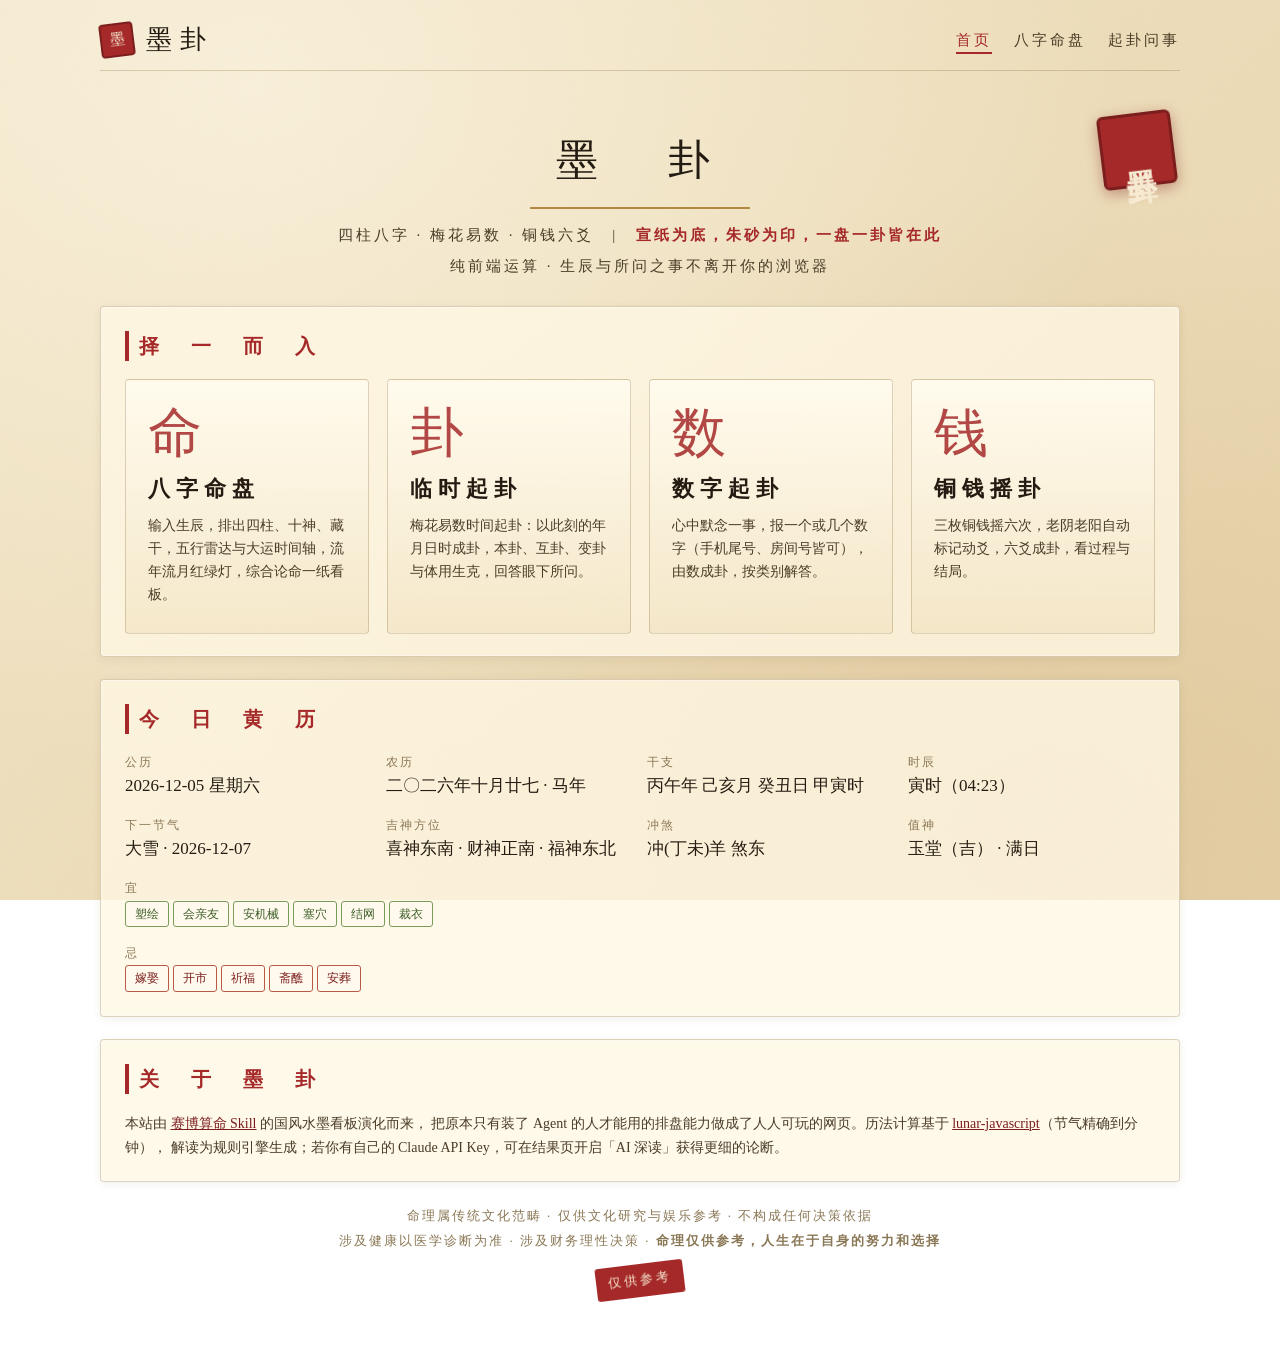
<file: index.html>
<!DOCTYPE html>
<html lang="zh-CN">
<head>
<meta charset="UTF-8">
<meta name="viewport" content="width=device-width, initial-scale=1.0">
<title>墨卦 · 赛博算命</title>
<meta name="description" content="国风水墨风格的八字排盘、梅花易数起卦、数字起卦、铜钱摇卦与问事解答。纯前端，数据不出浏览器。">
<link rel="stylesheet" href="css/ink.css?v=20260903d">
<link rel="stylesheet" href="css/motion.css?v=20260903d">
</head>
<body>
<div class="wrap">
  <nav class="nav">
    <a class="brand" href="index.html"><span class="mini-seal">墨</span>墨卦</a>
    <div class="nav-links"><a class="on" href="index.html">首页</a><a href="bazi.html">八字命盘</a><a href="qigua.html">起卦问事</a></div>
  </nav>

  <header class="hero">
    <div class="seal"><span>墨卦</span></div>
    <h1>墨　卦</h1>
    <div class="subtitle">四柱八字 · 梅花易数 · 铜钱六爻　|　<b>宣纸为底，朱砂为印，一盘一卦皆在此</b></div>
    <div class="subtitle" style="margin-top:6px">纯前端运算 · 生辰与所问之事不离开你的浏览器</div>
  </header>

  <section class="card">
    <div class="card-title">择　一　而　入</div>
    <div class="entries">
      <a class="entry" href="bazi.html">
        <div class="big">命</div>
        <h3>八字命盘</h3>
        <p>输入生辰，排出四柱、十神、藏干，五行雷达与大运时间轴，流年流月红绿灯，综合论命一纸看板。</p>
      </a>
      <a class="entry" href="qigua.html#time">
        <div class="big">卦</div>
        <h3>临时起卦</h3>
        <p>梅花易数时间起卦：以此刻的年月日时成卦，本卦、互卦、变卦与体用生克，回答眼下所问。</p>
      </a>
      <a class="entry" href="qigua.html#num">
        <div class="big">数</div>
        <h3>数字起卦</h3>
        <p>心中默念一事，报一个或几个数字（手机尾号、房间号皆可），由数成卦，按类别解答。</p>
      </a>
      <a class="entry" href="qigua.html#coin">
        <div class="big">钱</div>
        <h3>铜钱摇卦</h3>
        <p>三枚铜钱摇六次，老阴老阳自动标记动爻，六爻成卦，看过程与结局。</p>
      </a>
    </div>
  </section>

  <section class="card">
    <div class="card-title">今　日　黄　历</div>
    <div id="almanac" class="almanac"><div class="muted">正在翻黄历…</div></div>
  </section>

  <section class="card">
    <div class="card-title">关　于　墨　卦</div>
    <p style="font-size:14px;color:var(--ink2)">
      本站由 <a href="https://github.com/vanbuster/bazi-skill" target="_blank" rel="noopener">赛博算命 Skill</a> 的国风水墨看板演化而来，
      把原本只有装了 Agent 的人才能用的排盘能力做成了人人可玩的网页。历法计算基于
      <a href="https://github.com/6tail/lunar-javascript" target="_blank" rel="noopener">lunar-javascript</a>（节气精确到分钟），
      解读为规则引擎生成；若你有自己的 Claude API Key，可在结果页开启「AI 深读」获得更细的论断。
    </p>
  </section>

  <footer>命理属传统文化范畴 · 仅供文化研究与娱乐参考 · 不构成任何决策依据<br>
    涉及健康以医学诊断为准 · 涉及财务理性决策 · <b>命理仅供参考，人生在于自身的努力和选择</b>
    <br><span class="seal-s">仅供参考</span></footer>
</div>
<script src="js/vendor/lunar.js?v=20260903d"></script>
<script src="js/ui/reveal.js?v=20260903d"></script>
<script src="js/ui/almanac.js?v=20260903d"></script>
</body>
</html>
</file>
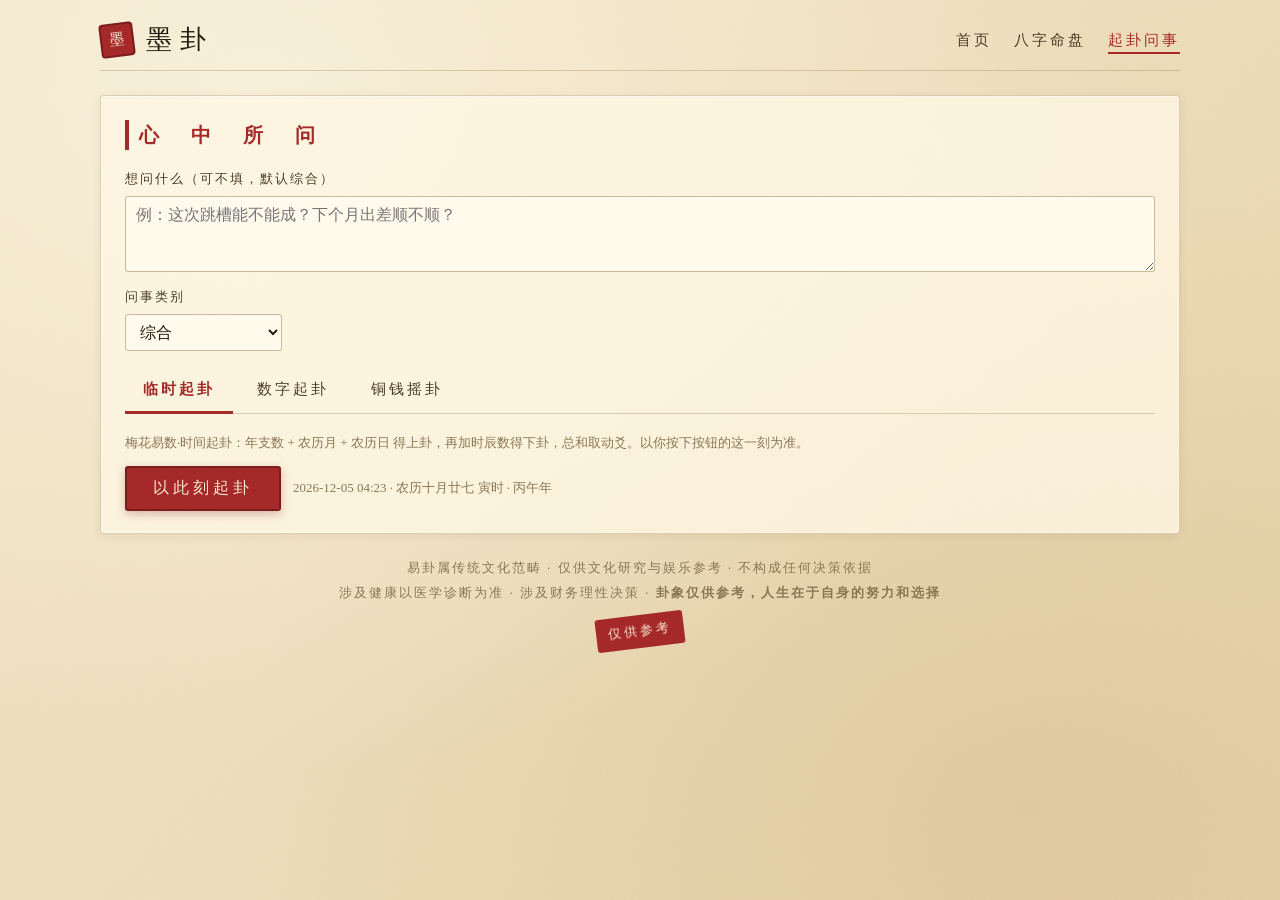
<file: qigua.html>
<!DOCTYPE html>
<html lang="zh-CN">
<head>
<meta charset="UTF-8">
<meta name="viewport" content="width=device-width, initial-scale=1.0">
<title>起卦问事 · 墨卦</title>
<link rel="stylesheet" href="css/ink.css?v=20260903d">
<link rel="stylesheet" href="css/motion.css?v=20260903d">
</head>
<body>
<div class="wrap">
  <nav class="nav">
    <a class="brand" href="index.html"><span class="mini-seal">墨</span>墨卦</a>
    <div class="nav-links"><a href="index.html">首页</a><a href="bazi.html">八字命盘</a><a class="on" href="qigua.html">起卦问事</a></div>
  </nav>

  <section class="card">
    <div class="card-title">心　中　所　问</div>
    <div class="form">
      <div class="field" style="grid-column:1/-1"><label>想问什么（可不填，默认综合）</label><textarea id="q-text" maxlength="200" placeholder="例：这次跳槽能不能成？下个月出差顺不顺？"></textarea></div>
      <div class="field"><label>问事类别</label><select id="q-topic"></select></div>
    </div>
    <div class="tabs" style="margin-top:18px">
      <div class="tab on" data-tab="time">临时起卦</div>
      <div class="tab" data-tab="num">数字起卦</div>
      <div class="tab" data-tab="coin">铜钱摇卦</div>
    </div>

    <div class="pane on" id="pane-time">
      <p class="muted">梅花易数·时间起卦：年支数 + 农历月 + 农历日 得上卦，再加时辰数得下卦，总和取动爻。以你按下按钮的这一刻为准。</p>
      <div class="row" style="margin-top:12px"><button class="btn" id="btn-time">以此刻起卦</button><span class="muted" id="time-now"></span></div>
    </div>

    <div class="pane" id="pane-num">
      <p class="muted">心中默念所问之事，报数字：一个数（自动拆前后半）、两个数（上卦 / 下卦，和取动爻）或三个数（第三个定动爻）。用空格或逗号分隔。</p>
      <div class="row" style="margin-top:12px"><input type="text" id="num-input" placeholder="如：7 21　或　8848　或　3, 6, 5" style="max-width:320px"><button class="btn" id="btn-num">由数成卦</button></div>
      <div class="err" id="num-err"></div>
    </div>

    <div class="pane" id="pane-coin">
      <p class="muted">三枚铜钱摇六次，自初爻起。三背为老阳、无背为老阴（动爻），一背少阳、两背少阴。<b>按住蓄力、松手掷出——力度只影响手感，结果由密码学随机数决定。</b></p>
      <div class="altar">
        <canvas id="coin-canvas"></canvas>
        <div class="altar-hint" id="coin-hint">按住下方「掷」键蓄力，松手落坛</div>
      </div>
      <div class="power"><i id="power-bar"></i></div>
      <div class="coin-tools">
        <button class="btn" id="btn-coin">掷 第 1 爻</button>
        <button class="btn small ghost" id="btn-coin-reset">重摇</button>
        <button class="btn small ghost" id="btn-sound">音效：开</button>
      </div>
      <div class="yao-stack" id="yao-stack"></div>
    </div>
  </section>

  <div id="result"></div>
  <div id="ai" style="display:none"></div>

  <footer>易卦属传统文化范畴 · 仅供文化研究与娱乐参考 · 不构成任何决策依据<br>
    涉及健康以医学诊断为准 · 涉及财务理性决策 · <b>卦象仅供参考，人生在于自身的努力和选择</b>
    <br><span class="seal-s">仅供参考</span></footer>
</div>
<script src="js/vendor/lunar.js?v=20260903d"></script>
<script src="js/core/ganzhi.js?v=20260903d"></script>
<script src="js/core/yijing-data.js?v=20260903d"></script>
<script src="js/core/meihua.js?v=20260903d"></script>
<script src="js/core/gua-reading.js?v=20260903d"></script>
<script src="js/core/ai-providers.js?v=20260903d"></script>
<script src="js/ui/reveal.js?v=20260903d"></script>
<script src="js/ui/share.js?v=20260903d"></script>
<script src="js/ui/ai.js?v=20260903d"></script>
<script src="js/ui/coin-cast.js?v=20260903d"></script>
<script src="js/ui/coin-panel.js?v=20260903d"></script>
<script src="js/ui/gua-render.js?v=20260903d"></script>
<script src="js/ui/qigua-page.js?v=20260903d"></script>
</body>
</html>
</file>
<file: css/ink.css>
/* 墨卦 · 国风水墨设计系统（沿用 bazi-skill dashboard-sop.md 的 design tokens） */
:root{
  --paper:#f1e4c6; --paper2:#ead7af; --ink:#241c12; --ink2:#4a3d28;
  --vermilion:#a52929; --vermilion2:#7c1d1d; --gold:#b08a3e; --gold2:#8a6a26;
  --mu:#4f7a4f; --huo:#c0392b; --tu:#bd9a45; --jin:#9a8a55; --shui:#335a6b;
  --card:rgba(255,248,228,.78); --line:rgba(120,90,40,.25);
}
*{box-sizing:border-box;margin:0;padding:0}
html{-webkit-text-size-adjust:100%}
body{
  font-family:'STKaiti','KaiTi','楷体','Songti SC','SimSun','宋体',serif;
  color:var(--ink);line-height:1.7;min-height:100vh;padding:0 20px 60px;
  background:
    radial-gradient(ellipse at 20% 10%, rgba(255,250,235,.6), transparent 60%),
    radial-gradient(ellipse at 80% 90%, rgba(180,140,80,.18), transparent 55%),
    linear-gradient(135deg,var(--paper),var(--paper2));
  background-attachment:fixed;
}
body::before{
  content:"";position:fixed;inset:0;pointer-events:none;opacity:.35;z-index:0;
  background-image:url("data:image/svg+xml;utf8,<svg xmlns='http://www.w3.org/2000/svg' width='180' height='180'><filter id='n'><feTurbulence type='fractalNoise' baseFrequency='0.85' numOctaves='2' stitchTiles='stitch'/><feColorMatrix values='0 0 0 0 0.4  0 0 0 0 0.3  0 0 0 0 0.15  0 0 0 0.08 0'/></filter><rect width='100%25' height='100%25' filter='url(%23n)'/></svg>");
}
a{color:var(--vermilion2)}
.wrap{max-width:1080px;margin:0 auto;position:relative;z-index:1}

/* 顶栏 */
.nav{display:flex;align-items:center;justify-content:space-between;padding:18px 0 8px;border-bottom:1px solid var(--line);margin-bottom:24px}
.brand{font-size:26px;letter-spacing:8px;color:var(--ink);text-decoration:none;display:flex;align-items:center;gap:12px}
.brand .mini-seal{width:34px;height:34px;background:var(--vermilion);color:#f6ead2;font-size:15px;display:flex;align-items:center;justify-content:center;transform:rotate(-7deg);border-radius:4px;border:2px solid var(--vermilion2);letter-spacing:0}
.nav-links a{margin-left:22px;text-decoration:none;color:var(--ink2);letter-spacing:3px;font-size:15px;padding-bottom:4px;border-bottom:2px solid transparent}
.nav-links a.on,.nav-links a:hover{color:var(--vermilion);border-bottom-color:var(--vermilion)}

/* 卷首 */
header.hero{text-align:center;padding:30px 0 26px;position:relative}
.seal{position:absolute;top:18px;right:6px;width:74px;height:74px;background:var(--vermilion);color:#f6ead2;display:flex;align-items:center;justify-content:center;font-size:30px;font-weight:bold;box-shadow:0 4px 14px rgba(124,29,29,.4);transform:rotate(-7deg);border-radius:6px;border:3px solid var(--vermilion2)}
.seal span{writing-mode:vertical-rl;letter-spacing:4px}
h1{font-size:42px;letter-spacing:14px;color:var(--ink);font-weight:normal;border-bottom:2px solid var(--gold);display:inline-block;padding:0 26px 10px}
.subtitle{margin-top:14px;color:var(--ink2);font-size:15px;letter-spacing:3px}
.subtitle b{color:var(--vermilion)}

/* 卡片 */
.card{background:var(--card);border:1px solid var(--line);box-shadow:0 2px 10px rgba(80,60,20,.08),inset 0 0 0 1px rgba(255,255,255,.4);border-radius:4px;padding:22px 24px;margin-bottom:22px}
.card-title{font-size:20px;color:var(--vermilion);letter-spacing:6px;margin-bottom:16px;padding-left:14px;border-left:4px solid var(--vermilion);font-weight:bold}
.muted{font-size:13px;color:#8a7755}
.mu{color:var(--mu)}.huo{color:var(--huo)}.tu{color:var(--tu)}.jin{color:var(--jin)}.shui{color:var(--shui)}

/* 表单 */
.form{display:grid;grid-template-columns:repeat(auto-fit,minmax(150px,1fr));gap:14px 18px;align-items:end}
.field{display:flex;flex-direction:column;gap:6px}
.field label{font-size:13px;color:var(--ink2);letter-spacing:2px}
input[type=text],input[type=number],input[type=date],input[type=time],input[type=password],select,textarea{
  font-family:inherit;font-size:16px;color:var(--ink);background:rgba(255,251,238,.9);border:1px solid rgba(120,90,40,.4);border-radius:3px;padding:8px 10px;width:100%;outline:none}
input:focus,select:focus,textarea:focus{border-color:var(--vermilion);box-shadow:0 0 0 3px rgba(165,41,41,.12)}
textarea{min-height:76px;resize:vertical}
.btn{font-family:inherit;font-size:16px;letter-spacing:4px;padding:10px 26px;border-radius:3px;border:2px solid var(--vermilion2);background:var(--vermilion);color:#f6ead2;cursor:pointer;transition:.2s;box-shadow:0 3px 10px rgba(124,29,29,.3)}
.btn:hover{transform:translateY(-2px);box-shadow:0 6px 16px rgba(124,29,29,.35)}
.btn:disabled{opacity:.5;cursor:not-allowed;transform:none}
.btn.ghost{background:transparent;color:var(--vermilion);box-shadow:none}
.btn.small{font-size:13px;padding:6px 14px;letter-spacing:2px}
.row{display:flex;gap:12px;flex-wrap:wrap;align-items:center}
.check{display:flex;align-items:center;gap:8px;font-size:14px;color:var(--ink2)}
.tabs{display:flex;gap:6px;border-bottom:1px solid var(--line);margin-bottom:18px;flex-wrap:wrap}
.tab{padding:8px 18px;cursor:pointer;letter-spacing:3px;color:var(--ink2);border-bottom:3px solid transparent;margin-bottom:-1px;font-size:15px}
.tab.on{color:var(--vermilion);border-bottom-color:var(--vermilion);font-weight:bold}
.pane{display:none}.pane.on{display:block}
.err{color:var(--vermilion);font-size:14px;margin-top:8px}

/* 首页入口 */
.entries{display:grid;grid-template-columns:repeat(auto-fit,minmax(240px,1fr));gap:18px}
.entry{display:block;text-decoration:none;color:var(--ink);padding:26px 22px;border:1px solid var(--line);border-radius:4px;background:linear-gradient(180deg,rgba(255,251,238,.9),rgba(240,225,190,.6));transition:.25s;position:relative;overflow:hidden}
.entry:hover{transform:translateY(-4px);box-shadow:0 10px 24px rgba(80,60,20,.18)}
.entry .big{font-size:54px;line-height:1;color:var(--vermilion);opacity:.85;margin-bottom:10px}
.entry h3{font-size:22px;letter-spacing:6px;margin-bottom:8px}
.entry p{font-size:13.5px;color:var(--ink2)}
.almanac{display:grid;grid-template-columns:repeat(auto-fit,minmax(200px,1fr));gap:14px}
.almanac .k{font-size:12px;color:#8a7755;letter-spacing:2px}
.almanac .v{font-size:17px;color:var(--ink)}
.tag{display:inline-block;padding:2px 9px;border-radius:3px;font-size:12px;margin:2px 4px 2px 0;border:1px solid var(--line);background:rgba(255,251,238,.7)}
.tag.yi{border-color:#7a9a5a;color:#3f5f2a}.tag.ji{border-color:#b85a4a;color:#7c1d1d}

/* 四柱 */
.pillars{display:grid;grid-template-columns:repeat(4,1fr);gap:14px}
.pillar{position:relative;text-align:center;padding:18px 6px 14px;border-radius:4px;background:linear-gradient(180deg,rgba(255,251,238,.9),rgba(240,225,190,.6));border:1px solid rgba(120,90,40,.3);transition:.25s}
.pillar:hover{transform:translateY(-4px);box-shadow:0 8px 20px rgba(80,60,20,.18)}
.pillar.day{border:2px solid var(--vermilion);background:linear-gradient(180deg,#fff4d8,#f3dfa8)}
.pillar.day::after{content:"日主";position:absolute;top:-11px;left:50%;transform:translateX(-50%);background:var(--vermilion);color:#f6ead2;font-size:12px;padding:2px 10px;border-radius:10px;letter-spacing:2px}
.pillar.unknown{opacity:.55;border-style:dashed}
.p-label{font-size:14px;color:var(--ink2);letter-spacing:3px}
.p-god{font-size:13px;color:var(--gold2);margin:6px 0 4px;height:18px}
.p-char{font-size:46px;font-weight:bold;line-height:1.05;margin:2px 0}
.p-hidden{font-size:13px;color:var(--ink2);margin-top:6px}
.p-hidden small{display:block;color:#8a7755}
.p-nayin{font-size:11.5px;color:#9a8862;margin-top:6px}

/* 五行 */
.wx-flex{display:grid;grid-template-columns:300px 1fr;gap:28px;align-items:center}
.wx-row{display:grid;grid-template-columns:54px 1fr 90px;align-items:center;gap:12px;margin-bottom:10px}
.wx-name{font-size:22px;font-weight:bold;text-align:center}
.wx-bar-bg{height:22px;background:rgba(120,90,40,.12);border-radius:3px;overflow:hidden;border:1px solid rgba(120,90,40,.15)}
.wx-bar{height:100%;width:0;border-radius:2px;transition:width 1.2s cubic-bezier(.2,.8,.2,1)}
.wx-bar.mu{background:linear-gradient(90deg,#3a5f3a,#4f7a4f)}
.wx-bar.huo{background:linear-gradient(90deg,#a02820,#c0392b)}
.wx-bar.tu{background:linear-gradient(90deg,#9a7a30,#bd9a45)}
.wx-bar.jin{background:linear-gradient(90deg,#7a6a3a,#9a8a55)}
.wx-bar.shui{background:linear-gradient(90deg,#234050,#335a6b)}
.wx-pct{font-size:15px;color:var(--ink2);font-weight:bold}
.wx-pct small{display:block;font-size:11px;color:#9a8862;font-weight:normal}
.wx-note{font-size:13px;color:#8a7755;margin-top:10px}

/* 大运 */
.dayun{position:relative;padding:20px 10px 10px;overflow-x:auto}
.dayun-track{display:flex;align-items:flex-start;justify-content:space-between;min-width:760px;position:relative}
.dayun-track::before{content:"";position:absolute;top:30px;left:3%;right:3%;height:3px;background:linear-gradient(90deg,transparent,var(--gold),var(--gold),transparent);z-index:0}
.du{position:relative;z-index:1;text-align:center;width:12%}
.du-dot{width:40px;height:40px;margin:10px auto 0;border-radius:50%;background:rgba(255,248,228,.95);border:2px solid var(--gold);display:flex;align-items:center;justify-content:center;font-size:14px;font-weight:bold;color:var(--ink2)}
.du.now .du-dot{background:var(--vermilion);color:#f6ead2;border-color:var(--vermilion2);box-shadow:0 0 0 5px rgba(165,41,41,.2);transform:scale(1.18)}
.du-ganzhi{font-size:20px;font-weight:bold;margin-top:8px}
.du-age{font-size:12px;color:var(--ink2)}.du-year{font-size:11px;color:#9a8862}
.du-now-tag{font-size:11px;color:var(--vermilion);font-weight:bold;margin-top:2px}

/* 当下气运 / 综合 */
.now-grid,.ana-grid{display:grid;grid-template-columns:repeat(3,1fr);gap:14px}
.now-card{padding:16px;border-radius:4px;border:1px solid var(--line);background:linear-gradient(180deg,rgba(255,251,238,.85),rgba(240,225,190,.55))}
.now-card.warn{border:2px solid var(--vermilion);background:linear-gradient(180deg,#fff0e8,#f7dcc8)}
.now-head{display:flex;justify-content:space-between;align-items:baseline;margin-bottom:8px}
.now-ganzhi{font-size:30px;font-weight:bold;letter-spacing:2px}.now-when{font-size:12px;color:#8a7755}
.now-shipen{font-size:13px;color:var(--gold2);margin-bottom:8px}.now-desc{font-size:13.5px;color:var(--ink2)}
.warn-tag{display:inline-block;background:var(--vermilion);color:#f6ead2;font-size:12px;padding:2px 9px;border-radius:3px;letter-spacing:2px;margin-bottom:6px}
.ana{padding:16px;border-radius:4px;border:1px solid rgba(120,90,40,.22);background:rgba(255,251,238,.6)}
.ana h4{font-size:17px;color:var(--ink);margin-bottom:8px;letter-spacing:3px}.ana h4 .ic{color:var(--vermilion);margin-right:6px}
.ana p{font-size:13.5px;color:var(--ink2)}

/* 流月流年 */
.tb{margin-bottom:22px}.tb h3{font-size:15px;color:var(--ink2);margin-bottom:10px;letter-spacing:3px;font-weight:normal}
.months{display:grid;grid-template-columns:repeat(12,1fr);gap:6px}
.month{padding:8px 2px;border-radius:3px;text-align:center;font-size:12px;border:1px solid var(--line);background:rgba(255,251,238,.6)}
.month .mg{font-size:16px;font-weight:bold;margin:2px 0}.month .mt{font-size:10.5px;color:var(--ink2);line-height:1.3}
.month.g,.year.g{background:linear-gradient(180deg,#d8e8c8,#c4d8b0);border-color:#7a9a5a}
.month.y,.year.y{background:linear-gradient(180deg,#f0e0b0,#e6cf8a);border-color:#b89a3a}
.month.r,.year.r{background:linear-gradient(180deg,#f0c8c0,#e0a89a);border-color:#b85a4a}
.month.now{outline:2px solid var(--vermilion);outline-offset:2px}
.legend{margin-top:10px;font-size:12px;color:#8a7755}.legend span{display:inline-block;margin-right:16px}
.dot{display:inline-block;width:10px;height:10px;border-radius:2px;margin-right:4px;vertical-align:middle}
.years{display:grid;grid-template-columns:repeat(5,1fr);gap:10px}
.year{padding:12px 8px;border-radius:4px;background:rgba(255,251,238,.6);border:1px solid rgba(120,90,40,.2);text-align:center}
.year .yg{font-size:20px;font-weight:bold;margin:4px 0}.year .yl{font-size:11px;color:#8a7755}.year .yk{font-size:11.5px;color:var(--ink2);margin-top:4px;line-height:1.45}

/* 特质 */
.traits{list-style:none}
.traits li{padding:9px 0 9px 28px;border-bottom:1px dashed rgba(120,90,40,.2);position:relative;font-size:14px;color:var(--ink2)}
.traits li:last-child{border-bottom:none}
.traits li::before{content:"◆";position:absolute;left:6px;color:var(--gold);font-size:13px}
.traits li b{color:var(--ink)}

/* 卦象 */
.gua-grid{display:grid;grid-template-columns:repeat(3,1fr);gap:16px;align-items:start}
.gua-box{text-align:center;padding:16px 10px;border:1px solid var(--line);border-radius:4px;background:rgba(255,251,238,.7)}
.gua-box.ben{border:2px solid var(--vermilion);background:linear-gradient(180deg,#fff4d8,#f3dfa8)}
.gua-box h4{font-size:14px;letter-spacing:4px;color:var(--gold2);margin-bottom:8px}
.gua-name{font-size:24px;font-weight:bold;letter-spacing:3px;margin-top:8px}
.gua-sym{font-size:13px;color:#8a7755}
.yao{display:flex;flex-direction:column-reverse;gap:7px;align-items:center;margin:6px auto;width:120px}
.yao .l{height:10px;width:100%;display:flex;justify-content:space-between;position:relative}
.yao .l i{display:block;height:100%;background:var(--ink);border-radius:2px;width:100%}
.yao .l.yin i{width:44%}
.yao .l.mv i{background:var(--vermilion)}
.yao .l.mv::after{content:"○";position:absolute;right:-22px;top:-6px;color:var(--vermilion);font-size:14px}
.yao .l.mv.yin::after{content:"×"}
.verdict{display:inline-block;font-size:28px;letter-spacing:6px;color:#f6ead2;background:var(--vermilion);padding:6px 20px;border-radius:4px;transform:rotate(-3deg);border:2px solid var(--vermilion2);margin:8px 0 14px}
.verdict.lv1,.verdict.lv2{background:#5a4a3a;border-color:#3a2a1a}
.verdict.lv3{background:var(--gold2);border-color:#6a4a16}
.reading p{font-size:15px;color:var(--ink2);margin-bottom:10px}
.reading p b{color:var(--ink)}
.formula{font-size:12.5px;color:#8a7755;margin-top:8px;padding:8px 12px;border-left:3px solid var(--gold);background:rgba(255,251,238,.5)}

/* 铜钱卦坛 */
.altar{position:relative;margin:16px auto 6px;max-width:560px;border:1px solid var(--line);border-radius:6px;
  background:radial-gradient(ellipse at 50% 62%,rgba(255,251,238,.9),rgba(235,220,182,.55) 70%,rgba(214,196,152,.4));
  box-shadow:inset 0 2px 18px rgba(90,68,26,.14)}
.altar canvas{display:block;width:100%;height:320px;touch-action:none}
.altar-hint{position:absolute;left:0;right:0;top:12px;text-align:center;font-size:13px;color:#8a7755;letter-spacing:3px;pointer-events:none;transition:.3s}
.altar-hint.hide{opacity:0}
.power{margin:8px auto 0;max-width:560px;height:8px;border-radius:4px;background:rgba(120,90,40,.14);overflow:hidden;border:1px solid rgba(120,90,40,.2)}
.power i{display:block;height:100%;width:0;border-radius:4px;background:linear-gradient(90deg,#b08a3e,#a52929);transition:width .05s linear}
.coin-tools{display:flex;gap:12px;justify-content:center;align-items:center;flex-wrap:wrap;margin-top:14px}
.coin-tools .btn{touch-action:none;user-select:none}
.btn.charging{background:var(--vermilion2);transform:scale(.97)}
/* 六爻塔 */
.yao-stack{display:flex;flex-direction:column;gap:8px;max-width:420px;margin:20px auto 0}
.yao-slot{display:grid;grid-template-columns:42px 1fr 118px;align-items:center;gap:12px;font-size:13px;color:var(--ink2)}
.yao-slot>span{text-align:right;color:#8a7755;letter-spacing:2px}
.yao-slot i{display:block;height:13px;position:relative}
.yao-slot i::before,.yao-slot i::after{content:"";position:absolute;top:0;height:100%;background:var(--ink);border-radius:2px}
.yao-slot.yang i::before{left:0;width:100%}
.yao-slot.yang i::after{display:none}
.yao-slot.yin i::before{left:0;width:42%}
.yao-slot.yin i::after{right:0;width:42%}
.yao-slot.mv i::before,.yao-slot.mv i::after{background:var(--vermilion);box-shadow:0 0 10px rgba(165,41,41,.5)}
.yao-slot.empty i::before{left:0;width:100%;background:rgba(120,90,40,.16)}
.yao-slot.empty i::after{display:none}
.yao-slot b{color:var(--vermilion);font-size:12.5px;letter-spacing:1px;white-space:nowrap}
.yao-slot.fresh i,.yao-slot.fresh b{animation:yaoIn .55s cubic-bezier(.2,.9,.3,1.2)}
@keyframes yaoIn{0%{opacity:0;transform:translateX(-18px) scaleX(.5)}100%{opacity:1;transform:none}}

/* AI 深读 */
.ai-box{border:1px dashed rgba(165,41,41,.5);padding:16px 18px;border-radius:4px;background:rgba(255,244,216,.5)}
.ai-head{display:flex;justify-content:space-between;align-items:baseline;gap:12px;flex-wrap:wrap;margin-bottom:12px}
.ai-title{letter-spacing:3px}
.ai-console{text-decoration:none;border-bottom:1px dashed currentColor;white-space:nowrap}
.ai-form{display:grid;grid-template-columns:repeat(auto-fit,minmax(150px,1fr));gap:12px 14px;align-items:end}
.ai-form .btn{width:100%}
.ai-hint{margin-top:10px;font-size:12.5px}
.ai-think{margin-top:12px;padding:10px 12px;border-left:3px solid var(--gold);background:rgba(120,90,40,.06);
  font-size:13px;color:#8a7755;line-height:1.75;max-height:160px;overflow:auto;white-space:pre-wrap;border-radius:0 3px 3px 0}
.ai-out{white-space:pre-wrap;font-size:15px;color:var(--ink2);line-height:1.85;margin-top:12px}
.spinner{display:inline-block;width:14px;height:14px;border:2px solid var(--gold);border-top-color:transparent;border-radius:50%;animation:rot .8s linear infinite;vertical-align:middle;margin-right:6px}
@keyframes rot{to{transform:rotate(360deg)}}

footer{text-align:center;margin-top:10px;color:#8a7755;font-size:13px;letter-spacing:2px;line-height:1.9}
footer .seal-s{display:inline-block;background:var(--vermilion);color:#f6ead2;padding:4px 12px;margin:10px 4px 0;border-radius:3px;transform:rotate(-3deg);font-size:13px;letter-spacing:3px}

@media(max-width:760px){
  body{padding:0 12px 40px}
  .pillars,.now-grid,.ana-grid,.gua-grid{grid-template-columns:1fr 1fr}
  .wx-flex{grid-template-columns:1fr}
  .months{grid-template-columns:repeat(6,1fr)}.years{grid-template-columns:repeat(3,1fr)}
  .altar canvas{height:260px}
  .yao-slot{grid-template-columns:34px 1fr 96px;gap:8px;font-size:11.5px}
  h1{font-size:30px;letter-spacing:8px}
  .seal{width:56px;height:56px;font-size:22px;top:8px;right:0}
  .nav-links a{margin-left:12px;font-size:13px;letter-spacing:1px}
  .brand{font-size:20px;letter-spacing:4px}
}
@media print{body::before,.seal,.nav,.btn,.ai-box{display:none}body{background:#fff}}
</file>
<file: css/motion.css>
/* 墨卦 · 动效层。与 ink.css 分开，改动效不动版式。
   原则：纸与墨的物理感（渗、落、盖、生长），不做弹跳夸张的 UI 感。
   全部动效在 prefers-reduced-motion 下关闭。 */

/* ---------- 通用进场（由 reveal.js 加 .in） ---------- */
.rv { opacity: 0; transform: translateY(20px); filter: blur(5px); }
.rv.in {
  opacity: 1; transform: none; filter: none;
  transition: opacity .75s ease, transform .75s cubic-bezier(.2, .8, .2, 1), filter .75s ease;
}

/* 卡片朱砂竖线：自上而下生长 */
.card-title { border-left: none; }
.card-title::before {
  content: ""; position: absolute; left: 0; top: .1em; bottom: .1em; width: 4px;
  background: var(--vermilion); transform: scaleY(0); transform-origin: top;
  transition: transform .6s cubic-bezier(.2, .8, .2, 1) .12s;
}
.card { position: relative; }
.card-title { position: relative; }
.card.in .card-title::before { transform: scaleY(1); }

/* ---------- 卷首 ---------- */
h1 { animation: inkTitle 1.15s cubic-bezier(.2, .8, .2, 1) both; }
@keyframes inkTitle {
  0% { opacity: 0; filter: blur(16px); letter-spacing: 30px; }
  100% { opacity: 1; filter: blur(0); letter-spacing: 14px; }
}
header.hero .subtitle { animation: fadeUp .9s ease .35s both; }
header.hero .subtitle + .subtitle { animation-delay: .5s; }
@keyframes fadeUp { from { opacity: 0; transform: translateY(12px); } }

/* 朱砂印：从上方落下、压实、回弹 */
.seal { animation: sealDown .85s cubic-bezier(.25, 1.2, .4, 1) .5s both; }
@keyframes sealDown {
  0% { opacity: 0; transform: rotate(-14deg) scale(2.2) translateY(-46px); }
  55% { opacity: 1; transform: rotate(-7deg) scale(.9) translateY(0); }
  72% { transform: rotate(-5deg) scale(1.05); }
  100% { opacity: 1; transform: rotate(-7deg) scale(1); }
}
.seal-s { animation: sealDown .8s cubic-bezier(.25, 1.2, .4, 1) both; }

/* ---------- 首页 ---------- */
.entry { position: relative; overflow: hidden; }
.entry::after {
  content: ""; position: absolute; inset: 0; pointer-events: none; opacity: 0;
  background: radial-gradient(circle at var(--mx, 50%) var(--my, 50%), rgba(165, 41, 41, .13), transparent 58%);
  transition: opacity .4s ease;
}
.entry:hover::after { opacity: 1; }
.entry .big { transition: transform .45s cubic-bezier(.2, .8, .2, 1), color .3s; }
.entry:hover .big { transform: translateY(-4px) scale(1.12) rotate(-4deg); }
.entries.in .entry { animation: fadeUp .7s cubic-bezier(.2, .8, .2, 1) backwards; animation-delay: calc(var(--i, 0) * .09s); }
.almanac.in > div { animation: fadeUp .55s ease backwards; animation-delay: calc(var(--i, 0) * .05s); }

/* ---------- 四柱：逐柱翻入，干支墨迹渗出 ---------- */
.pillars.in .pillar { animation: pillarIn .75s cubic-bezier(.2, .85, .3, 1.05) backwards; animation-delay: calc(var(--i, 0) * .12s); }
@keyframes pillarIn {
  from { opacity: 0; transform: perspective(700px) rotateY(-42deg) translateY(14px); }
}
.pillars.in .p-char { animation: inkSoak .9s ease backwards; animation-delay: calc(var(--i, 0) * .12s + .2s); }
@keyframes inkSoak {
  0% { opacity: 0; filter: blur(10px); transform: scale(1.18); }
  100% { opacity: 1; filter: blur(0); transform: none; }
}
.pillar.day::after { animation: fadeUp .5s ease .8s backwards; }

/* ---------- 五行雷达 ---------- */
.radar-shape { transform-origin: 140px 142px; }
.card.in .radar-shape { animation: radarOpen 1s cubic-bezier(.2, .9, .3, 1.15) .2s backwards; }
@keyframes radarOpen { from { transform: scale(.05); opacity: 0; } }
.card.in .radar-dot { animation: dotPop .5s cubic-bezier(.2, 1.6, .4, 1) backwards; animation-delay: calc(var(--i, 0) * .09s + .7s); }
@keyframes dotPop { from { r: 0; opacity: 0; } }
.card.in .radar-label { animation: fadeUp .6s ease backwards; animation-delay: calc(var(--i, 0) * .07s + .5s); }
.wx-row { animation: none; }
.card.in .wx-row { animation: slideRight .6s cubic-bezier(.2, .8, .2, 1) backwards; animation-delay: calc(var(--i, 0) * .08s + .15s); }
@keyframes slideRight { from { opacity: 0; transform: translateX(-16px); } }

/* ---------- 大运时间轴：金线描绘 + 当前节点脉冲 ---------- */
.dayun-track::before { transform: scaleX(0); transform-origin: left center; transition: transform 1.2s cubic-bezier(.3, .7, .3, 1) .15s; }
.card.in .dayun-track::before { transform: scaleX(1); }
.card.in .du { animation: fadeUp .55s cubic-bezier(.2, .85, .3, 1.05) backwards; animation-delay: calc(var(--i, 0) * .1s + .35s); }
.du.now .du-dot { animation: nowPulse 2.4s ease-in-out 1.6s infinite; }
@keyframes nowPulse {
  0%, 100% { box-shadow: 0 0 0 5px rgba(165, 41, 41, .22); }
  50% { box-shadow: 0 0 0 13px rgba(165, 41, 41, 0); }
}
.du-dot, .du-ganzhi { transition: transform .3s ease; }
.du:hover .du-dot { transform: scale(1.25); }

/* ---------- 当下气运 / 综合论命 ---------- */
.card.in .now-card, .card.in .ana { animation: fadeUp .6s cubic-bezier(.2, .8, .2, 1) backwards; animation-delay: calc(var(--i, 0) * .09s + .1s); }
.now-card, .ana { transition: transform .3s ease, box-shadow .3s ease; }
.now-card:hover, .ana:hover { transform: translateY(-3px); box-shadow: 0 8px 20px rgba(80, 60, 20, .14); }
.now-card.warn { animation: warnBreath 3.4s ease-in-out 1.2s infinite; }
@keyframes warnBreath {
  0%, 100% { box-shadow: 0 0 0 0 rgba(165, 41, 41, .18); }
  50% { box-shadow: 0 0 22px 2px rgba(165, 41, 41, .22); }
}

/* ---------- 流年流月：波浪式点亮 ---------- */
.card.in .month { animation: monthIn .5s cubic-bezier(.2, .85, .3, 1.05) backwards; animation-delay: calc(var(--i, 0) * .045s + .2s); }
@keyframes monthIn { from { opacity: 0; transform: translateY(10px) scale(.9); } }
.month { transition: transform .25s ease; }
.month:hover { transform: translateY(-3px) scale(1.06); z-index: 2; }
.month.now { animation: monthIn .5s backwards, nowGlow 2.6s ease-in-out 1.4s infinite; }
@keyframes nowGlow {
  0%, 100% { outline-color: var(--vermilion); outline-offset: 2px; }
  50% { outline-color: rgba(165, 41, 41, .35); outline-offset: 5px; }
}
.card.in .year { animation: fadeUp .55s ease backwards; animation-delay: calc(var(--i, 0) * .08s + .35s); }
.year { transition: transform .25s ease; }
.year:hover { transform: translateY(-4px); }

/* ---------- 命格特质：逐条滑入 ---------- */
.card.in .traits li { animation: slideRight .55s cubic-bezier(.2, .8, .2, 1) backwards; animation-delay: calc(var(--i, 0) * .07s + .1s); }
.traits li::before { transition: transform .3s ease; display: inline-block; }
.traits li:hover::before { transform: rotate(45deg) scale(1.3); }

/* ---------- 卦象：六爻自下而上落笔 ---------- */
.gua-box.cast .l::before, .gua-box.cast .l::after { animation: yaoDraw .42s cubic-bezier(.3, .8, .3, 1) backwards; }
.gua-box.cast .l:nth-child(1)::before, .gua-box.cast .l:nth-child(1)::after { animation-delay: .05s; }
.gua-box.cast .l:nth-child(2)::before, .gua-box.cast .l:nth-child(2)::after { animation-delay: .17s; }
.gua-box.cast .l:nth-child(3)::before, .gua-box.cast .l:nth-child(3)::after { animation-delay: .29s; }
.gua-box.cast .l:nth-child(4)::before, .gua-box.cast .l:nth-child(4)::after { animation-delay: .41s; }
.gua-box.cast .l:nth-child(5)::before, .gua-box.cast .l:nth-child(5)::after { animation-delay: .53s; }
.gua-box.cast .l:nth-child(6)::before, .gua-box.cast .l:nth-child(6)::after { animation-delay: .65s; }
@keyframes yaoDraw { from { opacity: 0; transform: scaleX(0); } }
.yao .l::before { transform-origin: left center; }
.yao .l::after { transform-origin: right center; }
.gua-box.cast .gua-name, .gua-box.cast .gua-sym { animation: fadeUp .6s ease .85s backwards; }
.gua-box { transition: transform .35s cubic-bezier(.2, .8, .2, 1), box-shadow .35s; }
.gua-box:hover { transform: translateY(-4px); box-shadow: 0 10px 24px rgba(80, 60, 20, .16); }
.gua-box.ben .l.mv i { animation: mvGlow 2.2s ease-in-out 1.2s infinite; }
@keyframes mvGlow {
  0%, 100% { box-shadow: 0 0 0 rgba(165, 41, 41, 0); }
  50% { box-shadow: 0 0 14px rgba(165, 41, 41, .75); }
}

/* 判词印章落下 */
.verdict { animation: sealDown .8s cubic-bezier(.25, 1.2, .4, 1) .9s both; }
.reading p { animation: fadeUp .55s ease backwards; animation-delay: calc(var(--i, 0) * .1s + 1.1s); }

/* ---------- 六爻塔新爻 ---------- */
.yao-slot.fresh i, .yao-slot.fresh b { animation: yaoIn .55s cubic-bezier(.2, .9, .3, 1.2); }

/* ---------- 表单与按钮 ---------- */
.btn { position: relative; overflow: hidden; }
.btn::after {
  content: ""; position: absolute; inset: 0; border-radius: inherit; pointer-events: none;
  background: radial-gradient(circle at center, rgba(255, 240, 200, .5), transparent 60%);
  opacity: 0; transform: scale(.3); transition: opacity .5s, transform .5s;
}
.btn:active::after { opacity: 1; transform: scale(1.6); transition: none; }
.tab { transition: color .25s, transform .25s; }
.tab:hover { transform: translateY(-2px); }
.entry, .pillar { will-change: transform; }

/* ---------- 减少动效 ---------- */
@media (prefers-reduced-motion: reduce) {
  *, *::before, *::after {
    animation-duration: .01ms !important; animation-iteration-count: 1 !important;
    transition-duration: .01ms !important; scroll-behavior: auto !important;
  }
  .rv { opacity: 1; transform: none; filter: none; }
}

/* 打印：所有生长类动画落到终态 */
@media print {
  .rv { opacity: 1 !important; transform: none !important; filter: none !important; }
  .card-title::before, .dayun-track::before { transform: none !important; }
  * { animation: none !important; }
}
</file>
